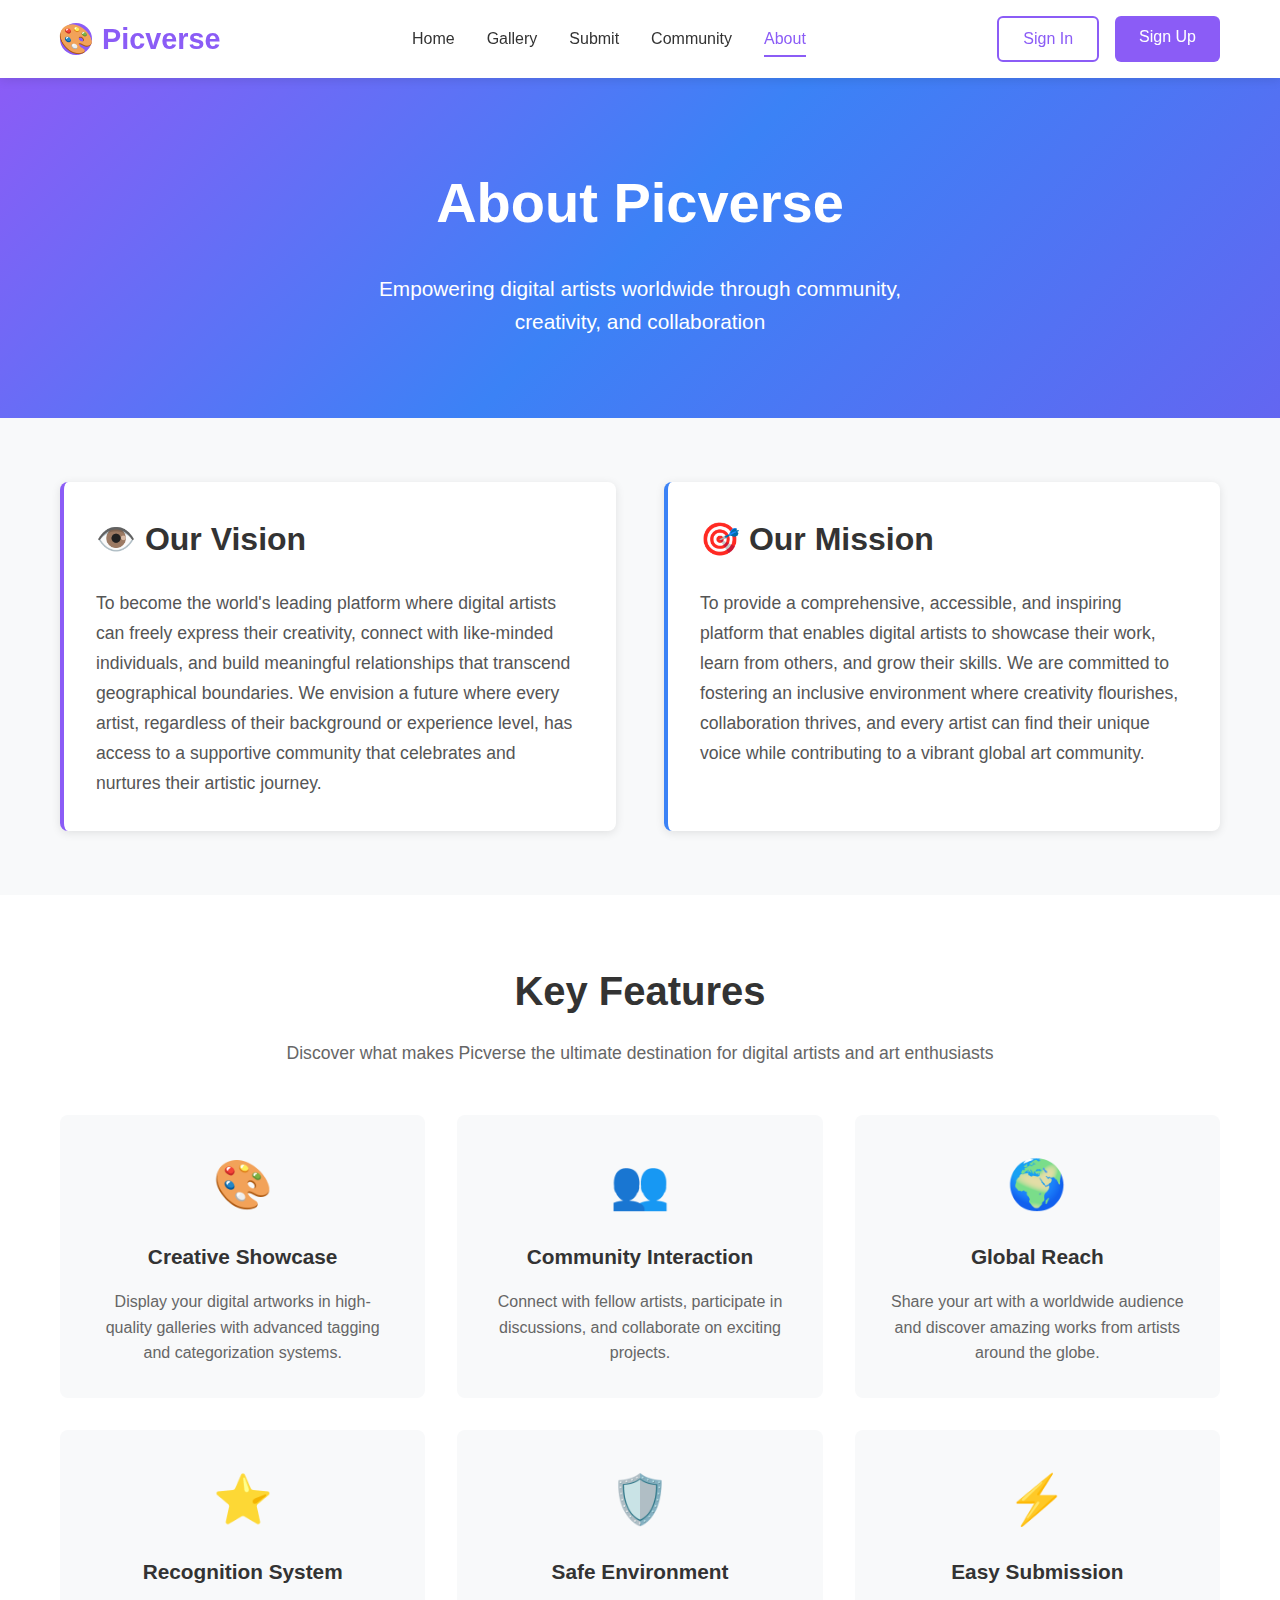
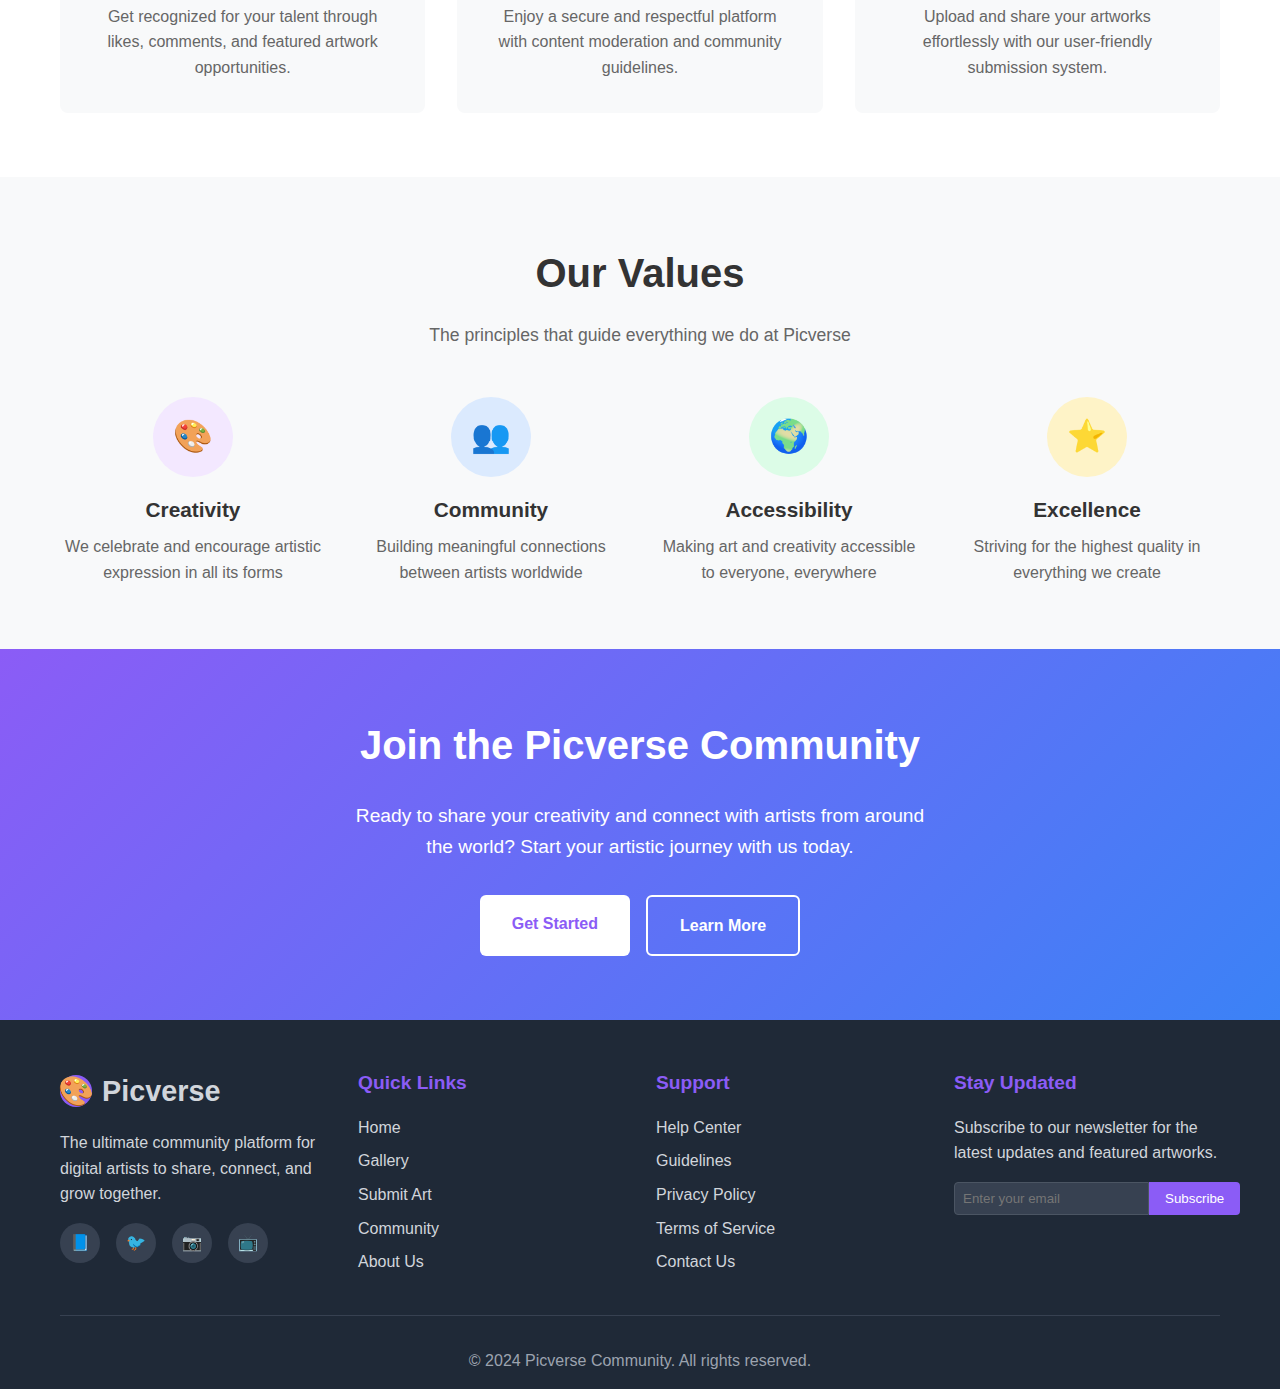
<file: Human_Computer_Interaction/Final Project/picverse/about.html>
<!DOCTYPE html>
<html lang="en">
<head>
    <meta charset="UTF-8">
    <meta name="viewport" content="width=device-width, initial-scale=1.0">
    <title>About Us - Picverse</title>
    <meta name="description" content="Learn about Picverse's vision, mission, and key features for the digital art community.">
    
    <!-- CSS Files -->
    <link rel="stylesheet" href="css/style.css">
    <link rel="stylesheet" href="css/responsive.css">
    
    <!-- Favicon -->
    <link rel="icon" type="image/x-icon" href="data:image/svg+xml,<svg xmlns='http://www.w3.org/2000/svg' viewBox='0 0 100 100'><text y='.9em' font-size='90'>🎨</text></svg>">
</head>
<body>
    <!-- Header -->
    <header>
        <div class="container">
            <div class="header-content">
                <a href="index.html" class="logo">
                    <div class="logo-icon">🎨</div>
                    Picverse
                </a>
                
                <nav>
                    <ul>
                        <li><a href="index.html">Home</a></li>
                        <li><a href="gallery.html">Gallery</a></li>
                        <li><a href="submission.html">Submit</a></li>
                        <li><a href="community.html">Community</a></li>
                        <li><a href="about.html" class="active">About</a></li>
                    </ul>
                </nav>
                
                <div class="auth-buttons">
                    <a href="#" class="btn btn-outline">Sign In</a>
                    <a href="#" class="btn btn-primary">Sign Up</a>
                </div>
                
                <button class="mobile-menu-btn">
                    <span>☰</span>
                </button>
            </div>
        </div>
    </header>

    <!-- Hero Section -->
    <section style="background: linear-gradient(135deg, #8b5cf6 0%, #3b82f6 50%, #6366f1 100%); color: white; padding: 5rem 0; text-align: center;">
        <div class="container">
            <h1 style="font-size: 3.5rem; font-weight: bold; margin-bottom: 1.5rem;">About Picverse</h1>
            <p style="font-size: 1.3rem; max-width: 600px; margin: 0 auto; line-height: 1.6;">
                Empowering digital artists worldwide through community, creativity, and collaboration
            </p>
        </div>
    </section>

    <!-- Vision and Mission -->
    <section class="section">
        <div class="container">
            <div style="display: grid; grid-template-columns: repeat(auto-fit, minmax(400px, 1fr)); gap: 3rem;">
                <!-- Vision -->
                <div style="background: white; padding: 2rem; border-radius: 8px; box-shadow: 0 2px 10px rgba(0,0,0,0.1); border-left: 4px solid #8b5cf6;">
                    <h2 style="display: flex; align-items: center; gap: 1rem; font-size: 2rem; margin-bottom: 1.5rem; color: #333;">
                        👁️ Our Vision
                    </h2>
                    <p style="color: #555; line-height: 1.7; font-size: 1.1rem;">
                        To become the world's leading platform where digital artists can freely express their creativity, 
                        connect with like-minded individuals, and build meaningful relationships that transcend geographical 
                        boundaries. We envision a future where every artist, regardless of their background or experience 
                        level, has access to a supportive community that celebrates and nurtures their artistic journey.
                    </p>
                </div>

                <!-- Mission -->
                <div style="background: white; padding: 2rem; border-radius: 8px; box-shadow: 0 2px 10px rgba(0,0,0,0.1); border-left: 4px solid #3b82f6;">
                    <h2 style="display: flex; align-items: center; gap: 1rem; font-size: 2rem; margin-bottom: 1.5rem; color: #333;">
                        🎯 Our Mission
                    </h2>
                    <p style="color: #555; line-height: 1.7; font-size: 1.1rem;">
                        To provide a comprehensive, accessible, and inspiring platform that enables digital artists to 
                        showcase their work, learn from others, and grow their skills. We are committed to fostering an 
                        inclusive environment where creativity flourishes, collaboration thrives, and every artist can find 
                        their unique voice while contributing to a vibrant global art community.
                    </p>
                </div>
            </div>
        </div>
    </section>

    <!-- Key Features -->
    <section class="section" style="background: white;">
        <div class="container">
            <div class="section-title">
                <h2>Key Features</h2>
                <p>Discover what makes Picverse the ultimate destination for digital artists and art enthusiasts</p>
            </div>

            <div style="display: grid; grid-template-columns: repeat(auto-fit, minmax(300px, 1fr)); gap: 2rem;">
                <!-- Feature 1 -->
                <div style="background: #f8f9fa; padding: 2rem; border-radius: 8px; text-align: center; transition: transform 0.3s ease; cursor: pointer;" 
                     onmouseover="this.style.transform='translateY(-5px)'" onmouseout="this.style.transform='translateY(0)'">
                    <div style="font-size: 3rem; margin-bottom: 1rem;">🎨</div>
                    <h3 style="font-size: 1.3rem; font-weight: bold; margin-bottom: 1rem; color: #333;">Creative Showcase</h3>
                    <p style="color: #666; line-height: 1.6;">
                        Display your digital artworks in high-quality galleries with advanced tagging and categorization systems.
                    </p>
                </div>

                <!-- Feature 2 -->
                <div style="background: #f8f9fa; padding: 2rem; border-radius: 8px; text-align: center; transition: transform 0.3s ease; cursor: pointer;" 
                     onmouseover="this.style.transform='translateY(-5px)'" onmouseout="this.style.transform='translateY(0)'">
                    <div style="font-size: 3rem; margin-bottom: 1rem;">👥</div>
                    <h3 style="font-size: 1.3rem; font-weight: bold; margin-bottom: 1rem; color: #333;">Community Interaction</h3>
                    <p style="color: #666; line-height: 1.6;">
                        Connect with fellow artists, participate in discussions, and collaborate on exciting projects.
                    </p>
                </div>

                <!-- Feature 3 -->
                <div style="background: #f8f9fa; padding: 2rem; border-radius: 8px; text-align: center; transition: transform 0.3s ease; cursor: pointer;" 
                     onmouseover="this.style.transform='translateY(-5px)'" onmouseout="this.style.transform='translateY(0)'">
                    <div style="font-size: 3rem; margin-bottom: 1rem;">🌍</div>
                    <h3 style="font-size: 1.3rem; font-weight: bold; margin-bottom: 1rem; color: #333;">Global Reach</h3>
                    <p style="color: #666; line-height: 1.6;">
                        Share your art with a worldwide audience and discover amazing works from artists around the globe.
                    </p>
                </div>

                <!-- Feature 4 -->
                <div style="background: #f8f9fa; padding: 2rem; border-radius: 8px; text-align: center; transition: transform 0.3s ease; cursor: pointer;" 
                     onmouseover="this.style.transform='translateY(-5px)'" onmouseout="this.style.transform='translateY(0)'">
                    <div style="font-size: 3rem; margin-bottom: 1rem;">⭐</div>
                    <h3 style="font-size: 1.3rem; font-weight: bold; margin-bottom: 1rem; color: #333;">Recognition System</h3>
                    <p style="color: #666; line-height: 1.6;">
                        Get recognized for your talent through likes, comments, and featured artwork opportunities.
                    </p>
                </div>

                <!-- Feature 5 -->
                <div style="background: #f8f9fa; padding: 2rem; border-radius: 8px; text-align: center; transition: transform 0.3s ease; cursor: pointer;" 
                     onmouseover="this.style.transform='translateY(-5px)'" onmouseout="this.style.transform='translateY(0)'">
                    <div style="font-size: 3rem; margin-bottom: 1rem;">🛡️</div>
                    <h3 style="font-size: 1.3rem; font-weight: bold; margin-bottom: 1rem; color: #333;">Safe Environment</h3>
                    <p style="color: #666; line-height: 1.6;">
                        Enjoy a secure and respectful platform with content moderation and community guidelines.
                    </p>
                </div>

                <!-- Feature 6 -->
                <div style="background: #f8f9fa; padding: 2rem; border-radius: 8px; text-align: center; transition: transform 0.3s ease; cursor: pointer;" 
                     onmouseover="this.style.transform='translateY(-5px)'" onmouseout="this.style.transform='translateY(0)'">
                    <div style="font-size: 3rem; margin-bottom: 1rem;">⚡</div>
                    <h3 style="font-size: 1.3rem; font-weight: bold; margin-bottom: 1rem; color: #333;">Easy Submission</h3>
                    <p style="color: #666; line-height: 1.6;">
                        Upload and share your artworks effortlessly with our user-friendly submission system.
                    </p>
                </div>
            </div>
        </div>
    </section>

    <!-- Platform Values -->
    <section class="section" style="background: #f8f9fa;">
        <div class="container">
            <div class="section-title">
                <h2>Our Values</h2>
                <p>The principles that guide everything we do at Picverse</p>
            </div>

            <div style="display: grid; grid-template-columns: repeat(auto-fit, minmax(250px, 1fr)); gap: 2rem;">
                <!-- Value 1 -->
                <div style="text-align: center;">
                    <div style="background: #f3e8ff; width: 80px; height: 80px; border-radius: 50%; display: flex; align-items: center; justify-content: center; margin: 0 auto 1rem; font-size: 2rem;">
                        🎨
                    </div>
                    <h3 style="font-size: 1.3rem; font-weight: bold; margin-bottom: 0.5rem; color: #333;">Creativity</h3>
                    <p style="color: #666;">We celebrate and encourage artistic expression in all its forms</p>
                </div>

                <!-- Value 2 -->
                <div style="text-align: center;">
                    <div style="background: #dbeafe; width: 80px; height: 80px; border-radius: 50%; display: flex; align-items: center; justify-content: center; margin: 0 auto 1rem; font-size: 2rem;">
                        👥
                    </div>
                    <h3 style="font-size: 1.3rem; font-weight: bold; margin-bottom: 0.5rem; color: #333;">Community</h3>
                    <p style="color: #666;">Building meaningful connections between artists worldwide</p>
                </div>

                <!-- Value 3 -->
                <div style="text-align: center;">
                    <div style="background: #dcfce7; width: 80px; height: 80px; border-radius: 50%; display: flex; align-items: center; justify-content: center; margin: 0 auto 1rem; font-size: 2rem;">
                        🌍
                    </div>
                    <h3 style="font-size: 1.3rem; font-weight: bold; margin-bottom: 0.5rem; color: #333;">Accessibility</h3>
                    <p style="color: #666;">Making art and creativity accessible to everyone, everywhere</p>
                </div>

                <!-- Value 4 -->
                <div style="text-align: center;">
                    <div style="background: #fef3c7; width: 80px; height: 80px; border-radius: 50%; display: flex; align-items: center; justify-content: center; margin: 0 auto 1rem; font-size: 2rem;">
                        ⭐
                    </div>
                    <h3 style="font-size: 1.3rem; font-weight: bold; margin-bottom: 0.5rem; color: #333;">Excellence</h3>
                    <p style="color: #666;">Striving for the highest quality in everything we create</p>
                </div>
            </div>
        </div>
    </section>

    <!-- Call to Action -->
    <section style="background: linear-gradient(135deg, #8b5cf6 0%, #3b82f6 100%); color: white; padding: 4rem 0; text-align: center;">
        <div class="container">
            <h2 style="font-size: 2.5rem; font-weight: bold; margin-bottom: 1.5rem;">Join the Picverse Community</h2>
            <p style="font-size: 1.2rem; margin-bottom: 2rem; max-width: 600px; margin-left: auto; margin-right: auto;">
                Ready to share your creativity and connect with artists from around the world? Start your artistic journey with us today.
            </p>
            <div style="display: flex; flex-wrap: wrap; gap: 1rem; justify-content: center;">
                <a href="submission.html" class="btn" style="background: white; color: #8b5cf6; padding: 1rem 2rem; font-weight: 600; text-decoration: none; border-radius: 6px; transition: all 0.3s ease;"
                   onmouseover="this.style.background='#f8f9fa'" onmouseout="this.style.background='white'">
                    Get Started
                </a>
                <a href="gallery.html" class="btn" style="border: 2px solid white; color: white; padding: 1rem 2rem; font-weight: 600; text-decoration: none; border-radius: 6px; transition: all 0.3s ease;"
                   onmouseover="this.style.background='white'; this.style.color='#8b5cf6'" onmouseout="this.style.background='transparent'; this.style.color='white'">
                    Learn More
                </a>
            </div>
        </div>
    </section>

    <!-- Footer -->
    <footer>
        <div class="container">
            <div class="footer-content">
                <div class="footer-section">
                    <a href="index.html" class="logo">
                        <div class="logo-icon">🎨</div>
                        Picverse
                    </a>
                    <p style="margin: 1rem 0; color: #d1d5db;">
                        The ultimate community platform for digital artists to share, connect, and grow together.
                    </p>
                    <div class="social-links">
                        <a href="#" title="Facebook">📘</a>
                        <a href="#" title="Twitter">🐦</a>
                        <a href="#" title="Instagram">📷</a>
                        <a href="#" title="YouTube">📺</a>
                    </div>
                </div>
                
                <div class="footer-section">
                    <h3>Quick Links</h3>
                    <ul>
                        <li><a href="index.html">Home</a></li>
                        <li><a href="gallery.html">Gallery</a></li>
                        <li><a href="submission.html">Submit Art</a></li>
                        <li><a href="community.html">Community</a></li>
                        <li><a href="about.html">About Us</a></li>
                    </ul>
                </div>
                
                <div class="footer-section">
                    <h3>Support</h3>
                    <ul>
                        <li><a href="#">Help Center</a></li>
                        <li><a href="#">Guidelines</a></li>
                        <li><a href="#">Privacy Policy</a></li>
                        <li><a href="#">Terms of Service</a></li>
                        <li><a href="#">Contact Us</a></li>
                    </ul>
                </div>
                
                <div class="footer-section">
                    <h3>Stay Updated</h3>
                    <p style="color: #d1d5db; margin-bottom: 1rem;">
                        Subscribe to our newsletter for the latest updates and featured artworks.
                    </p>
                    <div style="display: flex;">
                        <input type="email" placeholder="Enter your email" 
                               style="flex: 1; padding: 0.5rem; background: #374151; border: 1px solid #4b5563; border-radius: 4px 0 0 4px; color: white;">
                        <button style="padding: 0.5rem 1rem; background: #8b5cf6; color: white; border: none; border-radius: 0 4px 4px 0; cursor: pointer;">
                            Subscribe
                        </button>
                    </div>
                </div>
            </div>
            
            <div class="footer-bottom">
                <p>&copy; 2024 Picverse Community. All rights reserved.</p>
            </div>
        </div>
    </footer>

    <!-- JavaScript Files -->
    <script src="js/main.js"></script>
</body>
</html>
</file>
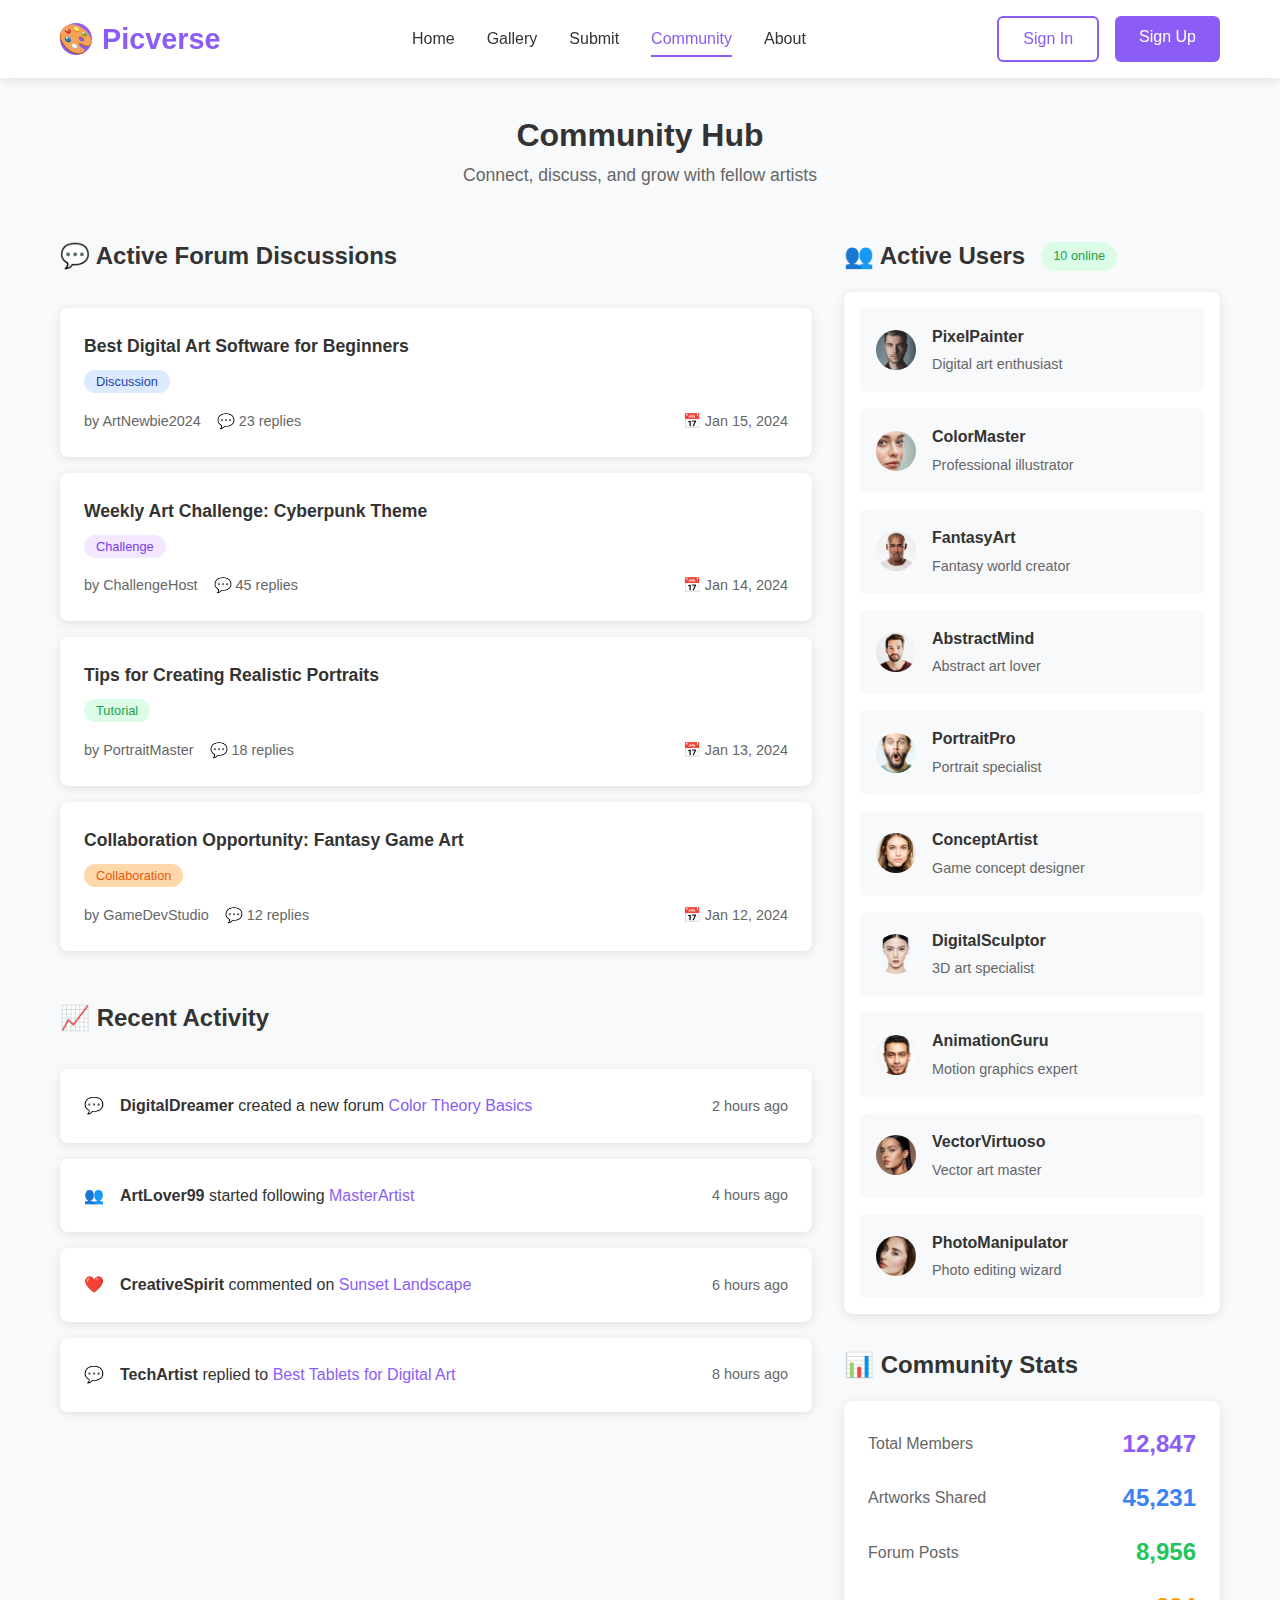
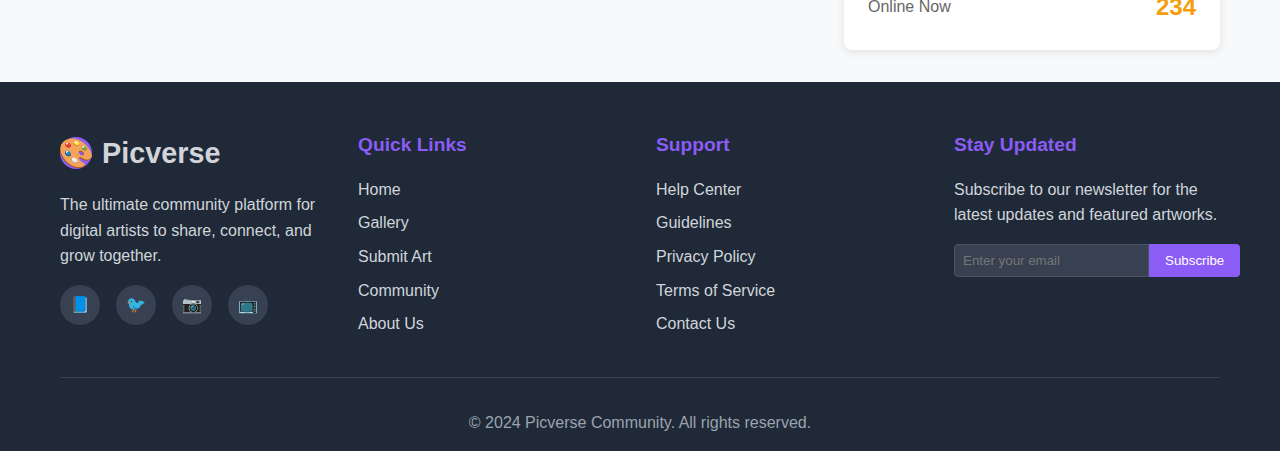
<file: Human_Computer_Interaction/Final Project/picverse/community.html>
<!DOCTYPE html>
<html lang="en">
<head>
    <meta charset="UTF-8">
    <meta name="viewport" content="width=device-width, initial-scale=1.0">
    <title>Community - Picverse</title>
    <meta name="description" content="Connect, discuss, and grow with fellow artists in the Picverse community.">
    
    <!-- CSS Files -->
    <link rel="stylesheet" href="css/style.css">
    <link rel="stylesheet" href="css/responsive.css">
    
    <!-- Favicon -->
    <link rel="icon" type="image/x-icon" href="data:image/svg+xml,<svg xmlns='http://www.w3.org/2000/svg' viewBox='0 0 100 100'><text y='.9em' font-size='90'>🎨</text></svg>">
</head>
<body>
    <!-- Header -->
    <header>
        <div class="container">
            <div class="header-content">
                <a href="index.html" class="logo">
                    <div class="logo-icon">🎨</div>
                    Picverse
                </a>
                
                <nav>
                    <ul>
                        <li><a href="index.html">Home</a></li>
                        <li><a href="gallery.html">Gallery</a></li>
                        <li><a href="submission.html">Submit</a></li>
                        <li><a href="community.html" class="active">Community</a></li>
                        <li><a href="about.html">About</a></li>
                    </ul>
                </nav>
                
                <div class="auth-buttons">
                    <a href="#" class="btn btn-outline">Sign In</a>
                    <a href="#" class="btn btn-primary">Sign Up</a>
                </div>
                
                <button class="mobile-menu-btn">
                    <span>☰</span>
                </button>
            </div>
        </div>
    </header>

    <!-- Community Content -->
    <main style="background: #f8f9fa; min-height: 100vh; padding: 2rem 0;">
        <div class="container">
            <div class="section-title">
                <h1>Community Hub</h1>
                <p>Connect, discuss, and grow with fellow artists</p>
            </div>

            <div class="community-grid">
                <!-- Left Column: Forum and Activities -->
                <div>
                    <!-- Active Forum Discussions -->
                    <section style="margin-bottom: 3rem;">
                        <h2 style="display: flex; align-items: center; gap: 0.5rem; margin-bottom: 2rem; color: #333;">
                            💬 Active Forum Discussions
                        </h2>
                        
                        <!-- Forum Discussion 1 -->
                        <div class="forum-card">
                            <div class="forum-header">
                                <div style="flex: 1;">
                                    <h3 class="forum-title">Best Digital Art Software for Beginners</h3>
                                    <span class="badge badge-discussion">Discussion</span>
                                </div>
                            </div>
                            <div class="forum-meta">
                                <div style="display: flex; align-items: center; gap: 1rem;">
                                    <span>by ArtNewbie2024</span>
                                    <span style="display: flex; align-items: center; gap: 0.25rem;">
                                        💬 23 replies
                                    </span>
                                </div>
                                <span style="display: flex; align-items: center; gap: 0.25rem;">
                                    📅 Jan 15, 2024
                                </span>
                            </div>
                        </div>

                        <!-- Forum Discussion 2 -->
                        <div class="forum-card">
                            <div class="forum-header">
                                <div style="flex: 1;">
                                    <h3 class="forum-title">Weekly Art Challenge: Cyberpunk Theme</h3>
                                    <span class="badge badge-challenge">Challenge</span>
                                </div>
                            </div>
                            <div class="forum-meta">
                                <div style="display: flex; align-items: center; gap: 1rem;">
                                    <span>by ChallengeHost</span>
                                    <span style="display: flex; align-items: center; gap: 0.25rem;">
                                        💬 45 replies
                                    </span>
                                </div>
                                <span style="display: flex; align-items: center; gap: 0.25rem;">
                                    📅 Jan 14, 2024
                                </span>
                            </div>
                        </div>

                        <!-- Forum Discussion 3 -->
                        <div class="forum-card">
                            <div class="forum-header">
                                <div style="flex: 1;">
                                    <h3 class="forum-title">Tips for Creating Realistic Portraits</h3>
                                    <span class="badge badge-tutorial">Tutorial</span>
                                </div>
                            </div>
                            <div class="forum-meta">
                                <div style="display: flex; align-items: center; gap: 1rem;">
                                    <span>by PortraitMaster</span>
                                    <span style="display: flex; align-items: center; gap: 0.25rem;">
                                        💬 18 replies
                                    </span>
                                </div>
                                <span style="display: flex; align-items: center; gap: 0.25rem;">
                                    📅 Jan 13, 2024
                                </span>
                            </div>
                        </div>

                        <!-- Forum Discussion 4 -->
                        <div class="forum-card">
                            <div class="forum-header">
                                <div style="flex: 1;">
                                    <h3 class="forum-title">Collaboration Opportunity: Fantasy Game Art</h3>
                                    <span class="badge badge-collaboration">Collaboration</span>
                                </div>
                            </div>
                            <div class="forum-meta">
                                <div style="display: flex; align-items: center; gap: 1rem;">
                                    <span>by GameDevStudio</span>
                                    <span style="display: flex; align-items: center; gap: 0.25rem;">
                                        💬 12 replies
                                    </span>
                                </div>
                                <span style="display: flex; align-items: center; gap: 0.25rem;">
                                    📅 Jan 12, 2024
                                </span>
                            </div>
                        </div>
                    </section>

                    <!-- Recent Activity -->
                    <section>
                        <h2 style="display: flex; align-items: center; gap: 0.5rem; margin-bottom: 2rem; color: #333;">
                            📈 Recent Activity
                        </h2>
                        
                        <!-- Activity 1 -->
                        <div class="activity-card">
                            <div style="display: flex; align-items: center; gap: 1rem;">
                                <span style="color: #3b82f6;">💬</span>
                                <div style="flex: 1;">
                                    <strong>DigitalDreamer</strong> created a new forum 
                                    <span style="color: #8b5cf6; font-weight: 500;">Color Theory Basics</span>
                                </div>
                                <span style="color: #666; font-size: 0.9rem;">2 hours ago</span>
                            </div>
                        </div>

                        <!-- Activity 2 -->
                        <div class="activity-card">
                            <div style="display: flex; align-items: center; gap: 1rem;">
                                <span style="color: #22c55e;">👥</span>
                                <div style="flex: 1;">
                                    <strong>ArtLover99</strong> started following 
                                    <span style="color: #8b5cf6; font-weight: 500;">MasterArtist</span>
                                </div>
                                <span style="color: #666; font-size: 0.9rem;">4 hours ago</span>
                            </div>
                        </div>

                        <!-- Activity 3 -->
                        <div class="activity-card">
                            <div style="display: flex; align-items: center; gap: 1rem;">
                                <span style="color: #ef4444;">❤️</span>
                                <div style="flex: 1;">
                                    <strong>CreativeSpirit</strong> commented on 
                                    <span style="color: #8b5cf6; font-weight: 500;">Sunset Landscape</span>
                                </div>
                                <span style="color: #666; font-size: 0.9rem;">6 hours ago</span>
                            </div>
                        </div>

                        <!-- Activity 4 -->
                        <div class="activity-card">
                            <div style="display: flex; align-items: center; gap: 1rem;">
                                <span style="color: #3b82f6;">💬</span>
                                <div style="flex: 1;">
                                    <strong>TechArtist</strong> replied to 
                                    <span style="color: #8b5cf6; font-weight: 500;">Best Tablets for Digital Art</span>
                                </div>
                                <span style="color: #666; font-size: 0.9rem;">8 hours ago</span>
                            </div>
                        </div>
                    </section>
                </div>

                <!-- Right Column: Active Users and Stats -->
                <div>
                    <!-- Active Users -->
                    <section style="margin-bottom: 2rem;">
                        <h2 style="display: flex; align-items: center; gap: 0.5rem; margin-bottom: 1rem; color: #333;">
                            👥 Active Users
                            <span class="badge" style="background: #dcfce7; color: #16a34a; margin-left: 0.5rem;">10 online</span>
                        </h2>
                        
                        <div style="background: white; border-radius: 8px; padding: 1rem; box-shadow: 0 2px 10px rgba(0,0,0,0.1);">
                            <div class="user-list">
                                <!-- User 1 -->
                                <div class="user-item">
                                    <img src="assets/c1.jpg" 
                                         alt="PixelPainter" class="user-avatar">
                                    <div class="user-info">
                                        <h4>PixelPainter</h4>
                                        <p>Digital art enthusiast</p>
                                    </div>
                                </div>

                                <!-- User 2 -->
                                <div class="user-item">
                                    <img src="assets/c2.jpg" 
                                         alt="ColorMaster" class="user-avatar">
                                    <div class="user-info">
                                        <h4>ColorMaster</h4>
                                        <p>Professional illustrator</p>
                                    </div>
                                </div>

                                <!-- User 3 -->
                                <div class="user-item">
                                    <img src="assets/c3.jpg" 
                                         alt="FantasyArt" class="user-avatar">
                                    <div class="user-info">
                                        <h4>FantasyArt</h4>
                                        <p>Fantasy world creator</p>
                                    </div>
                                </div>

                                <!-- User 4 -->
                                <div class="user-item">
                                    <img src="assets/c4.jpg" 
                                         alt="AbstractMind" class="user-avatar">
                                    <div class="user-info">
                                        <h4>AbstractMind</h4>
                                        <p>Abstract art lover</p>
                                    </div>
                                </div>

                                <!-- User 5 -->
                                <div class="user-item">
                                    <img src="assets/c5.jpg" 
                                         alt="PortraitPro" class="user-avatar">
                                    <div class="user-info">
                                        <h4>PortraitPro</h4>
                                        <p>Portrait specialist</p>
                                    </div>
                                </div>

                                <!-- User 6 -->
                                <div class="user-item">
                                    <img src="assets/c6.jpg" 
                                         alt="ConceptArtist" class="user-avatar">
                                    <div class="user-info">
                                        <h4>ConceptArtist</h4>
                                        <p>Game concept designer</p>
                                    </div>
                                </div>

                                <!-- User 7 -->
                                <div class="user-item">
                                    <img src="assets/c7.jpg" 
                                         alt="DigitalSculptor" class="user-avatar">
                                    <div class="user-info">
                                        <h4>DigitalSculptor</h4>
                                        <p>3D art specialist</p>
                                    </div>
                                </div>

                                <!-- User 8 -->
                                <div class="user-item">
                                    <img src="assets/c8.jpg" 
                                         alt="AnimationGuru" class="user-avatar">
                                    <div class="user-info">
                                        <h4>AnimationGuru</h4>
                                        <p>Motion graphics expert</p>
                                    </div>
                                </div>

                                <!-- User 9 -->
                                <div class="user-item">
                                    <img src="assets/c9.jpg" 
                                         alt="VectorVirtuoso" class="user-avatar">
                                    <div class="user-info">
                                        <h4>VectorVirtuoso</h4>
                                        <p>Vector art master</p>
                                    </div>
                                </div>

                                <!-- User 10 -->
                                <div class="user-item">
                                    <img src="assets/c10.jpg" 
                                         alt="PhotoManipulator" class="user-avatar">
                                    <div class="user-info">
                                        <h4>PhotoManipulator</h4>
                                        <p>Photo editing wizard</p>
                                    </div>
                                </div>
                            </div>
                        </div>
                    </section>

                    <!-- Community Stats -->
                    <section>
                        <h2 style="margin-bottom: 1rem; color: #333;">📊 Community Stats</h2>
                        <div style="background: white; border-radius: 8px; padding: 1.5rem; box-shadow: 0 2px 10px rgba(0,0,0,0.1);">
                            <div style="display: flex; justify-content: space-between; align-items: center; margin-bottom: 1rem;">
                                <span style="color: #666;">Total Members</span>
                                <span style="font-size: 1.5rem; font-weight: bold; color: #8b5cf6;">12,847</span>
                            </div>
                            <div style="display: flex; justify-content: space-between; align-items: center; margin-bottom: 1rem;">
                                <span style="color: #666;">Artworks Shared</span>
                                <span style="font-size: 1.5rem; font-weight: bold; color: #3b82f6;">45,231</span>
                            </div>
                            <div style="display: flex; justify-content: space-between; align-items: center; margin-bottom: 1rem;">
                                <span style="color: #666;">Forum Posts</span>
                                <span style="font-size: 1.5rem; font-weight: bold; color: #22c55e;">8,956</span>
                            </div>
                            <div style="display: flex; justify-content: space-between; align-items: center;">
                                <span style="color: #666;">Online Now</span>
                                <span style="font-size: 1.5rem; font-weight: bold; color: #f59e0b;">234</span>
                            </div>
                        </div>
                    </section>
                </div>
            </div>
        </div>
    </main>

    <!-- Footer -->
    <footer>
        <div class="container">
            <div class="footer-content">
                <div class="footer-section">
                    <a href="index.html" class="logo">
                        <div class="logo-icon">🎨</div>
                        Picverse
                    </a>
                    <p style="margin: 1rem 0; color: #d1d5db;">
                        The ultimate community platform for digital artists to share, connect, and grow together.
                    </p>
                    <div class="social-links">
                        <a href="#" title="Facebook">📘</a>
                        <a href="#" title="Twitter">🐦</a>
                        <a href="#" title="Instagram">📷</a>
                        <a href="#" title="YouTube">📺</a>
                    </div>
                </div>
                
                <div class="footer-section">
                    <h3>Quick Links</h3>
                    <ul>
                        <li><a href="index.html">Home</a></li>
                        <li><a href="gallery.html">Gallery</a></li>
                        <li><a href="submission.html">Submit Art</a></li>
                        <li><a href="community.html">Community</a></li>
                        <li><a href="about.html">About Us</a></li>
                    </ul>
                </div>
                
                <div class="footer-section">
                    <h3>Support</h3>
                    <ul>
                        <li><a href="#">Help Center</a></li>
                        <li><a href="#">Guidelines</a></li>
                        <li><a href="#">Privacy Policy</a></li>
                        <li><a href="#">Terms of Service</a></li>
                        <li><a href="#">Contact Us</a></li>
                    </ul>
                </div>
                
                <div class="footer-section">
                    <h3>Stay Updated</h3>
                    <p style="color: #d1d5db; margin-bottom: 1rem;">
                        Subscribe to our newsletter for the latest updates and featured artworks.
                    </p>
                    <div style="display: flex;">
                        <input type="email" placeholder="Enter your email" 
                               style="flex: 1; padding: 0.5rem; background: #374151; border: 1px solid #4b5563; border-radius: 4px 0 0 4px; color: white;">
                        <button style="padding: 0.5rem 1rem; background: #8b5cf6; color: white; border: none; border-radius: 0 4px 4px 0; cursor: pointer;">
                            Subscribe
                        </button>
                    </div>
                </div>
            </div>
            
            <div class="footer-bottom">
                <p>&copy; 2024 Picverse Community. All rights reserved.</p>
            </div>
        </div>
    </footer>

    <!-- JavaScript Files -->
    <script src="js/main.js"></script>
</body>
</html>
</file>
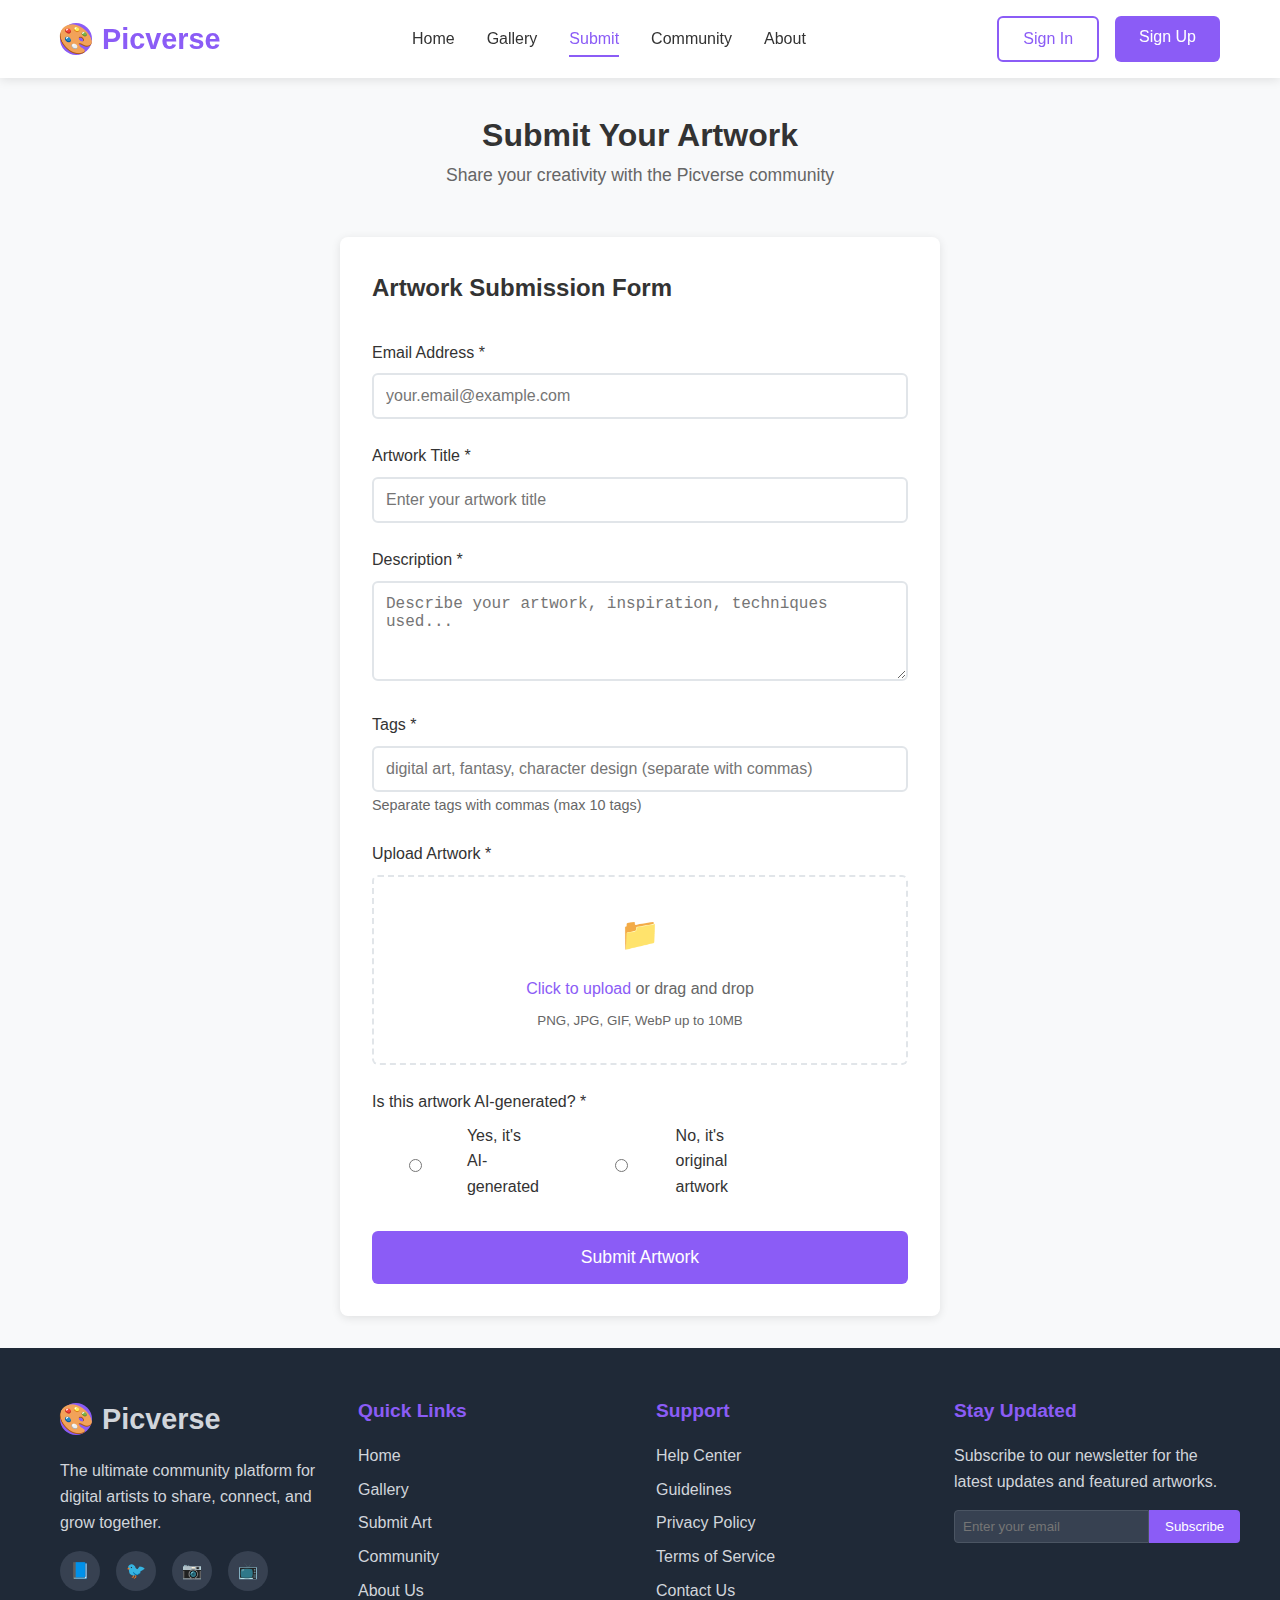
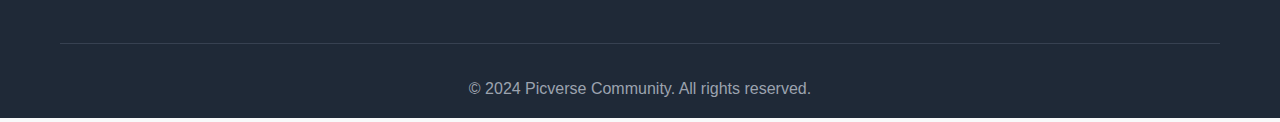
<file: Human_Computer_Interaction/Final Project/picverse/submission.html>
<!DOCTYPE html>
<html lang="en">
<head>
    <meta charset="UTF-8">
    <meta name="viewport" content="width=device-width, initial-scale=1.0">
    <title>Submit Artwork - Picverse</title>
    <meta name="description" content="Share your creativity with the Picverse community by submitting your digital artwork.">
    
    <!-- CSS Files -->
    <link rel="stylesheet" href="css/style.css">
    <link rel="stylesheet" href="css/responsive.css">
    
    <!-- Favicon -->
    <link rel="icon" type="image/x-icon" href="data:image/svg+xml,<svg xmlns='http://www.w3.org/2000/svg' viewBox='0 0 100 100'><text y='.9em' font-size='90'>🎨</text></svg>">
</head>
<body>
    <!-- Header -->
    <header>
        <div class="container">
            <div class="header-content">
                <a href="index.html" class="logo">
                    <div class="logo-icon">🎨</div>
                    Picverse
                </a>
                
                <nav>
                    <ul>
                        <li><a href="index.html">Home</a></li>
                        <li><a href="gallery.html">Gallery</a></li>
                        <li><a href="submission.html" class="active">Submit</a></li>
                        <li><a href="community.html">Community</a></li>
                        <li><a href="about.html">About</a></li>
                    </ul>
                </nav>
                
                <div class="auth-buttons">
                    <a href="#" class="btn btn-outline">Sign In</a>
                    <a href="#" class="btn btn-primary">Sign Up</a>
                </div>
                
                <button class="mobile-menu-btn">
                    <span>☰</span>
                </button>
            </div>
        </div>
    </header>

    <!-- Submission Content -->
    <main style="background: #f8f9fa; min-height: 100vh; padding: 2rem 0;">
        <div class="container">
            <div class="section-title">
                <h1>Submit Your Artwork</h1>
                <p>Share your creativity with the Picverse community</p>
            </div>

            <div class="form-container">
                <h2 style="margin-bottom: 2rem; color: #333;">Artwork Submission Form</h2>
                
                <form id="submissionForm">
                    <!-- Email Input -->
                    <div class="form-group">
                        <label for="email">Email Address *</label>
                        <input type="email" id="email" name="email" placeholder="your.email@example.com" required>
                    </div>

                    <!-- Title Input -->
                    <div class="form-group">
                        <label for="title">Artwork Title *</label>
                        <input type="text" id="title" name="title" placeholder="Enter your artwork title" required>
                    </div>

                    <!-- Description Textarea -->
                    <div class="form-group">
                        <label for="description">Description *</label>
                        <textarea id="description" name="description" rows="4" 
                                  placeholder="Describe your artwork, inspiration, techniques used..." required></textarea>
                    </div>

                    <!-- Tags Input -->
                    <div class="form-group">
                        <label for="tags">Tags *</label>
                        <input type="text" id="tags" name="tags" 
                               placeholder="digital art, fantasy, character design (separate with commas)" required>
                        <small style="color: #666; font-size: 0.9rem;">Separate tags with commas (max 10 tags)</small>
                    </div>

                    <!-- File Upload -->
                    <div class="form-group">
                        <label for="file">Upload Artwork *</label>
                        <div class="file-upload">
                            <input type="file" id="file" name="file" accept="image/*" required>
                            <div style="font-size: 2rem; margin-bottom: 1rem;">📁</div>
                            <div>
                                <span style="color: #8b5cf6; font-weight: 500;">Click to upload</span>
                                <span style="color: #666;"> or drag and drop</span>
                            </div>
                            <small style="color: #666; margin-top: 0.5rem; display: block;">
                                PNG, JPG, GIF, WebP up to 10MB
                            </small>
                        </div>
                    </div>

                    <!-- AI Generated Radio Group -->
                    <div class="form-group">
                        <label>Is this artwork AI-generated? *</label>
                        <div class="radio-group">
                            <div class="radio-option">
                                <input type="radio" id="ai-yes" name="aiGenerated" value="yes" required>
                                <label for="ai-yes">Yes, it's AI-generated</label>
                            </div>
                            <div class="radio-option">
                                <input type="radio" id="ai-no" name="aiGenerated" value="no" required>
                                <label for="ai-no">No, it's original artwork</label>
                            </div>
                        </div>
                    </div>

                    <button type="submit" class="btn btn-primary" style="width: 100%; padding: 1rem; font-size: 1.1rem;">
                        Submit Artwork
                    </button>
                </form>
            </div>
        </div>
    </main>

    <!-- Footer -->
    <footer>
        <div class="container">
            <div class="footer-content">
                <div class="footer-section">
                    <a href="index.html" class="logo">
                        <div class="logo-icon">🎨</div>
                        Picverse
                    </a>
                    <p style="margin: 1rem 0; color: #d1d5db;">
                        The ultimate community platform for digital artists to share, connect, and grow together.
                    </p>
                    <div class="social-links">
                        <a href="#" title="Facebook">📘</a>
                        <a href="#" title="Twitter">🐦</a>
                        <a href="#" title="Instagram">📷</a>
                        <a href="#" title="YouTube">📺</a>
                    </div>
                </div>
                
                <div class="footer-section">
                    <h3>Quick Links</h3>
                    <ul>
                        <li><a href="index.html">Home</a></li>
                        <li><a href="gallery.html">Gallery</a></li>
                        <li><a href="submission.html">Submit Art</a></li>
                        <li><a href="community.html">Community</a></li>
                        <li><a href="about.html">About Us</a></li>
                    </ul>
                </div>
                
                <div class="footer-section">
                    <h3>Support</h3>
                    <ul>
                        <li><a href="#">Help Center</a></li>
                        <li><a href="#">Guidelines</a></li>
                        <li><a href="#">Privacy Policy</a></li>
                        <li><a href="#">Terms of Service</a></li>
                        <li><a href="#">Contact Us</a></li>
                    </ul>
                </div>
                
                <div class="footer-section">
                    <h3>Stay Updated</h3>
                    <p style="color: #d1d5db; margin-bottom: 1rem;">
                        Subscribe to our newsletter for the latest updates and featured artworks.
                    </p>
                    <div style="display: flex;">
                        <input type="email" placeholder="Enter your email" 
                               style="flex: 1; padding: 0.5rem; background: #374151; border: 1px solid #4b5563; border-radius: 4px 0 0 4px; color: white;">
                        <button style="padding: 0.5rem 1rem; background: #8b5cf6; color: white; border: none; border-radius: 0 4px 4px 0; cursor: pointer;">
                            Subscribe
                        </button>
                    </div>
                </div>
            </div>
            
            <div class="footer-bottom">
                <p>&copy; 2024 Picverse Community. All rights reserved.</p>
            </div>
        </div>
    </footer>

    <!-- JavaScript Files -->
    <script src="js/main.js"></script>
    <script src="js/form-validation.js"></script>
</body>
</html>
</file>
<file: Human_Computer_Interaction/Final Project/picverse/css/responsive.css>
/* Responsive Design for screens below 768px */
@media screen and (max-width: 768px) {
  
  /* Container adjustments */
  .container {
    padding: 0 15px;
  }

  /* Header responsive */
  .header-content {
    flex-wrap: wrap;
    position: relative;
  }

  nav {
    display: none;
    position: absolute;
    top: 100%;
    left: 0;
    width: 100%;
    background: white;
    box-shadow: 0 2px 10px rgba(0,0,0,0.1);
    padding: 1rem 0;
  }

  nav.active {
    display: block;
  }

  nav ul {
    flex-direction: column;
    gap: 0;
  }

  nav ul li {
    padding: 0.5rem 1rem;
  }

  .auth-buttons {
    display: none;
    width: 100%;
    justify-content: center;
    padding-top: 1rem;
    border-top: 1px solid #e1e5e9;
    margin-top: 1rem;
  }

  .auth-buttons.active {
    display: flex;
  }

  .mobile-menu-btn {
    display: block;
  }

  /* Hero responsive */
  .hero-content h1 {
    font-size: 2.5rem;
  }

  .hero-content h2 {
    font-size: 1.5rem;
  }

  .hero-content p {
    font-size: 1rem;
  }

  .hero-nav {
    padding: 0.5rem;
    font-size: 1.2rem;
  }

  .hero-prev {
    left: 10px;
  }

  .hero-next {
    right: 10px;
  }

  /* Section titles */
  .section-title h2 {
    font-size: 2rem;
  }

  /* Grid adjustments */
  .tags-grid {
    grid-template-columns: repeat(2, 1fr);
    gap: 0.75rem;
  }

  .artworks-grid {
    grid-template-columns: 1fr;
    gap: 1rem;
  }

  /* Community grid */
  .community-grid {
    grid-template-columns: 1fr;
    gap: 1rem;
  }

  /* Modal responsive */
  .modal {
    padding: 1rem;
  }

  .modal-content {
    max-height: 95vh;
  }

  .modal-info {
    padding: 1rem;
  }

  .modal-info h2 {
    font-size: 1.5rem;
  }

  .modal-stats {
    flex-direction: column;
    gap: 0.5rem;
  }

  /* Form responsive */
  .form-container {
    padding: 1rem;
    margin: 0 15px;
  }

  .radio-group {
    flex-direction: column;
    gap: 1rem;
  }

  /* Footer responsive */
  .footer-content {
    grid-template-columns: 1fr;
    gap: 1.5rem;
  }

  .social-links {
    justify-content: center;
  }

  /* Button adjustments */
  .btn {
    padding: 0.75rem 1rem;
    font-size: 0.9rem;
  }

  .hero-btn {
    padding: 0.75rem 1.5rem;
    font-size: 1rem;
  }

  /* Card adjustments */
  .tag-card {
    padding: 1rem;
  }

  .artwork-info {
    padding: 1rem;
  }

  .forum-card,
  .activity-card,
  .user-card {
    padding: 1rem;
  }

  /* Typography adjustments */
  .gallery-section h2 {
    font-size: 1.5rem;
  }

  .forum-title {
    font-size: 1rem;
  }

  /* User list adjustments */
  .user-item {
    padding: 0.75rem;
  }

  .user-avatar {
    width: 35px;
    height: 35px;
  }

  /* File upload adjustments */
  .file-upload {
    padding: 1.5rem;
  }

  /* Spacing adjustments */
  .section {
    padding: 2rem 0;
  }

  .section-title {
    margin-bottom: 2rem;
  }

  .gallery-section {
    margin-bottom: 2rem;
  }

  /* Hide elements on mobile if needed */
  .desktop-only {
    display: none;
  }
}

/* Additional responsive breakpoints */
@media screen and (max-width: 480px) {
  
  .hero-content h1 {
    font-size: 2rem;
  }

  .hero-content h2 {
    font-size: 1.2rem;
  }

  .tags-grid {
    grid-template-columns: 1fr;
  }

  .modal-info h2 {
    font-size: 1.3rem;
  }

  .section-title h2 {
    font-size: 1.8rem;
  }

  .btn {
    width: 100%;
    margin-bottom: 0.5rem;
  }

  .auth-buttons {
    flex-direction: column;
  }
}

/* Tablet adjustments */
@media screen and (min-width: 769px) and (max-width: 1024px) {
  
  .artworks-grid {
    grid-template-columns: repeat(2, 1fr);
  }

  .tags-grid {
    grid-template-columns: repeat(3, 1fr);
  }

  .community-grid {
    grid-template-columns: 1fr;
  }
}
</file>
<file: Human_Computer_Interaction/Final Project/picverse/css/style.css>
/* Reset and Base Styles */
* {
  margin: 0;
  padding: 0;
  box-sizing: border-box;
}

body {
  font-family: 'Arial', sans-serif;
  line-height: 1.6;
  color: #333;
  background-color: #f8f9fa;
}

/* Container */
.container {
  max-width: 1200px;
  margin: 0 auto;
  padding: 0 20px;
}

/* Header Styles */
header {
  background: #fff;
  box-shadow: 0 2px 10px rgba(0,0,0,0.1);
  position: sticky;
  top: 0;
  z-index: 1000;
}

.header-content {
  display: flex;
  justify-content: space-between;
  align-items: center;
  padding: 1rem 0;
}

.logo {
  display: flex;
  align-items: center;
  gap: 10px;
  font-size: 1.8rem;
  font-weight: bold;
  color: #8b5cf6;
  text-decoration: none;
}

.logo-icon {
  width: 32px;
  height: 32px;
  background: #8b5cf6;
  border-radius: 50%;
  display: flex;
  align-items: center;
  justify-content: center;
  color: white;
}

/* Navigation */
nav ul {
  display: flex;
  list-style: none;
  gap: 2rem;
}

nav a {
  text-decoration: none;
  color: #333;
  font-weight: 500;
  padding: 0.5rem 0;
  border-bottom: 2px solid transparent;
  transition: all 0.3s ease;
}

nav a:hover,
nav a.active {
  color: #8b5cf6;
  border-bottom-color: #8b5cf6;
}

/* Auth Buttons */
.auth-buttons {
  display: flex;
  gap: 1rem;
}

.btn {
  padding: 0.5rem 1.5rem;
  border: none;
  border-radius: 6px;
  font-weight: 500;
  text-decoration: none;
  display: inline-block;
  text-align: center;
  cursor: pointer;
  transition: all 0.3s ease;
}

.btn-outline {
  background: transparent;
  color: #8b5cf6;
  border: 2px solid #8b5cf6;
}

.btn-outline:hover {
  background: #8b5cf6;
  color: white;
}

.btn-primary {
  background: #8b5cf6;
  color: white;
}

.btn-primary:hover {
  background: #7c3aed;
  transform: translateY(-2px);
}

/* Mobile Menu */
.mobile-menu-btn {
  display: none;
  background: none;
  border: none;
  font-size: 1.5rem;
  cursor: pointer;
  color: #333;
}

/* Hero Section */
.hero {
  position: relative;
  height: 100vh;
  overflow: hidden;
  display: flex;
  align-items: center;
  justify-content: center;
}

.hero-slide {
  position: absolute;
  top: 0;
  left: 0;
  width: 100%;
  height: 100%;
  opacity: 0;
  transition: opacity 1s ease-in-out;
}

.hero-slide.active {
  opacity: 1;
}

.hero-slide img {
  width: 100%;
  height: 100%;
  object-fit: cover;
}

.hero-overlay {
  position: absolute;
  top: 0;
  left: 0;
  width: 100%;
  height: 100%;
  background: rgba(0,0,0,0.5);
}

.hero-content {
  position: relative;
  z-index: 10;
  text-align: center;
  color: white;
  max-width: 800px;
  padding: 0 20px;
}

.hero-content h1 {
  font-size: 4rem;
  font-weight: bold;
  margin-bottom: 1rem;
  animation: fadeInUp 1s ease-out;
}

.hero-content h2 {
  font-size: 2rem;
  margin-bottom: 1rem;
  animation: fadeInUp 1s ease-out 0.2s both;
}

.hero-content p {
  font-size: 1.2rem;
  margin-bottom: 2rem;
  opacity: 0.9;
  animation: fadeInUp 1s ease-out 0.4s both;
}

.hero-btn {
  font-size: 1.1rem;
  padding: 1rem 2rem;
  animation: fadeInUp 1s ease-out 0.6s both;
}

/* Hero Navigation */
.hero-nav {
  position: absolute;
  top: 50%;
  transform: translateY(-50%);
  background: rgba(0,0,0,0.5);
  color: white;
  border: none;
  padding: 1rem;
  border-radius: 50%;
  cursor: pointer;
  font-size: 1.5rem;
  transition: all 0.3s ease;
  z-index: 20;
}

.hero-nav:hover {
  background: rgba(0,0,0,0.8);
}

.hero-prev {
  left: 20px;
}

.hero-next {
  right: 20px;
}

.hero-indicators {
  position: absolute;
  bottom: 30px;
  left: 50%;
  transform: translateX(-50%);
  display: flex;
  gap: 10px;
  z-index: 20;
}

.hero-indicator {
  width: 12px;
  height: 12px;
  border-radius: 50%;
  background: rgba(255,255,255,0.5);
  border: none;
  cursor: pointer;
  transition: all 0.3s ease;
}

.hero-indicator.active {
  background: white;
}

/* Section Styles */
.section {
  padding: 4rem 0;
}

.section-title {
  text-align: center;
  margin-bottom: 3rem;
}

.section-title h2 {
  font-size: 2.5rem;
  font-weight: bold;
  color: #333;
  margin-bottom: 1rem;
}

.section-title p {
  font-size: 1.1rem;
  color: #666;
}

/* Trending Tags */
.trending-tags {
  background: #f8f9fa;
}

.tags-grid {
  display: grid;
  grid-template-columns: repeat(auto-fit, minmax(200px, 1fr));
  gap: 1rem;
}

.tag-card {
  background: white;
  padding: 1.5rem;
  border-radius: 8px;
  text-align: center;
  box-shadow: 0 2px 10px rgba(0,0,0,0.1);
  border-left: 4px solid #8b5cf6;
  transition: all 0.3s ease;
  cursor: pointer;
}

.tag-card:hover {
  transform: translateY(-5px);
  box-shadow: 0 5px 20px rgba(0,0,0,0.15);
}

/* Featured Artworks */
.artworks-grid {
  display: grid;
  grid-template-columns: repeat(auto-fit, minmax(250px, 1fr));
  gap: 2rem;
}

.artwork-card {
  background: white;
  border-radius: 8px;
  overflow: hidden;
  box-shadow: 0 2px 10px rgba(0,0,0,0.1);
  transition: all 0.3s ease;
  cursor: pointer;
}

.artwork-card:hover {
  transform: translateY(-10px);
  box-shadow: 0 10px 30px rgba(0,0,0,0.2);
}

.artwork-image {
  position: relative;
  overflow: hidden;
}

.artwork-image img {
  width: 100%;
  height: 200px;
  object-fit: cover;
  transition: transform 0.3s ease;
}

.artwork-card:hover .artwork-image img {
  transform: scale(1.1);
}

.artwork-overlay {
  position: absolute;
  top: 0;
  left: 0;
  width: 100%;
  height: 100%;
  background: rgba(0,0,0,0);
  transition: all 0.3s ease;
}

.artwork-card:hover .artwork-overlay {
  background: rgba(0,0,0,0.3);
}

.artwork-info {
  padding: 1.5rem;
}

.artwork-info h3 {
  font-size: 1.1rem;
  font-weight: 600;
  margin-bottom: 0.5rem;
  color: #333;
}

.artwork-info .artist {
  color: #666;
  font-size: 0.9rem;
  margin-bottom: 0.5rem;
}

.artwork-likes {
  display: flex;
  align-items: center;
  gap: 0.5rem;
  color: #e74c3c;
  font-size: 0.9rem;
}

/* Gallery Styles */
.gallery-section {
  margin-bottom: 3rem;
}

.gallery-section h2 {
  font-size: 2rem;
  font-weight: bold;
  color: #333;
  margin-bottom: 2rem;
  padding-left: 1rem;
  border-left: 4px solid #8b5cf6;
}

/* Modal Styles */
.modal {
  display: none;
  position: fixed;
  top: 0;
  left: 0;
  width: 100%;
  height: 100%;
  background: rgba(0,0,0,0.8);
  z-index: 2000;
  padding: 2rem;
}

.modal.active {
  display: flex;
  align-items: center;
  justify-content: center;
}

.modal-content {
  background: white;
  border-radius: 8px;
  max-width: 800px;
  width: 100%;
  max-height: 90vh;
  overflow-y: auto;
  position: relative;
}

.modal-close {
  position: absolute;
  top: 1rem;
  right: 1rem;
  background: rgba(0,0,0,0.5);
  color: white;
  border: none;
  padding: 0.5rem;
  border-radius: 50%;
  cursor: pointer;
  font-size: 1.2rem;
  z-index: 10;
}

.modal-image {
  width: 100%;
  height: 300px;
  object-fit: cover;
  border-radius: 8px 8px 0 0;
}

.modal-info {
  padding: 2rem;
}

.modal-info h2 {
  font-size: 2rem;
  margin-bottom: 0.5rem;
}

.modal-info .artist {
  color: #666;
  font-size: 1.1rem;
  margin-bottom: 1rem;
}

.modal-info .description {
  color: #333;
  line-height: 1.6;
  margin-bottom: 1.5rem;
}

.modal-stats {
  display: flex;
  gap: 2rem;
  margin-bottom: 1.5rem;
  color: #666;
}

.modal-stats span {
  display: flex;
  align-items: center;
  gap: 0.5rem;
}

/* Form Styles */
.form-container {
  max-width: 600px;
  margin: 0 auto;
  background: white;
  padding: 2rem;
  border-radius: 8px;
  box-shadow: 0 2px 10px rgba(0,0,0,0.1);
}

.form-group {
  margin-bottom: 1.5rem;
}

.form-group label {
  display: block;
  margin-bottom: 0.5rem;
  font-weight: 500;
  color: #333;
}

.form-group input,
.form-group textarea,
.form-group select {
  width: 100%;
  padding: 0.75rem;
  border: 2px solid #e1e5e9;
  border-radius: 6px;
  font-size: 1rem;
  transition: border-color 0.3s ease;
}

.form-group input:focus,
.form-group textarea:focus,
.form-group select:focus {
  outline: none;
  border-color: #8b5cf6;
}

.form-group.error input,
.form-group.error textarea,
.form-group.error select {
  border-color: #e74c3c;
}

.error-message {
  color: #e74c3c;
  font-size: 0.9rem;
  margin-top: 0.5rem;
  display: flex;
  align-items: center;
  gap: 0.5rem;
}

.file-upload {
  border: 2px dashed #e1e5e9;
  border-radius: 6px;
  padding: 2rem;
  text-align: center;
  cursor: pointer;
  transition: all 0.3s ease;
}

.file-upload:hover {
  border-color: #8b5cf6;
  background: #f8f9ff;
}

.file-upload input {
  display: none;
}

.radio-group {
  display: flex;
  gap: 2rem;
}

.radio-option {
  display: flex;
  align-items: center;
  gap: 0.5rem;
}

/* Community Styles */
.community-grid {
  display: grid;
  grid-template-columns: 2fr 1fr;
  gap: 2rem;
}

.forum-card,
.activity-card,
.user-card {
  background: white;
  padding: 1.5rem;
  border-radius: 8px;
  box-shadow: 0 2px 10px rgba(0,0,0,0.1);
  margin-bottom: 1rem;
  transition: all 0.3s ease;
}

.forum-card:hover,
.activity-card:hover,
.user-card:hover {
  box-shadow: 0 5px 20px rgba(0,0,0,0.15);
}

.forum-header {
  display: flex;
  justify-content: between;
  align-items: flex-start;
  margin-bottom: 1rem;
}

.forum-title {
  font-size: 1.1rem;
  font-weight: 600;
  color: #333;
  margin-bottom: 0.5rem;
}

.forum-meta {
  display: flex;
  justify-content: space-between;
  align-items: center;
  font-size: 0.9rem;
  color: #666;
}

.badge {
  padding: 0.25rem 0.75rem;
  border-radius: 20px;
  font-size: 0.8rem;
  font-weight: 500;
}

.badge-discussion { background: #dbeafe; color: #1e40af; }
.badge-challenge { background: #f3e8ff; color: #7c3aed; }
.badge-tutorial { background: #dcfce7; color: #16a34a; }
.badge-collaboration { background: #fed7aa; color: #ea580c; }

.user-list {
  display: flex;
  flex-direction: column;
  gap: 1rem;
}

.user-item {
  display: flex;
  align-items: center;
  gap: 1rem;
  padding: 1rem;
  background: #f8f9fa;
  border-radius: 6px;
  transition: all 0.3s ease;
}

.user-item:hover {
  background: #e9ecef;
}

.user-avatar {
  width: 40px;
  height: 40px;
  border-radius: 50%;
  object-fit: cover;
  position: relative;
}

.user-avatar::after {
  content: '';
  position: absolute;
  bottom: -2px;
  right: -2px;
  width: 12px;
  height: 12px;
  background: #22c55e;
  border: 2px solid white;
  border-radius: 50%;
}

.user-info h4 {
  font-size: 1rem;
  font-weight: 600;
  margin-bottom: 0.25rem;
}

.user-info p {
  font-size: 0.9rem;
  color: #666;
}

/* Footer */
footer {
  background: #1f2937;
  color: white;
  padding: 3rem 0 1rem;
}

.footer-content {
  display: grid;
  grid-template-columns: repeat(auto-fit, minmax(250px, 1fr));
  gap: 2rem;
  margin-bottom: 2rem;
}

.footer-section h3 {
  font-size: 1.2rem;
  margin-bottom: 1rem;
  color: #8b5cf6;
}

.footer-section ul {
  list-style: none;
}

.footer-section ul li {
  margin-bottom: 0.5rem;
}

.footer-section a {
  color: #d1d5db;
  text-decoration: none;
  transition: color 0.3s ease;
}

.footer-section a:hover {
  color: white;
}

.social-links {
  display: flex;
  gap: 1rem;
  margin-top: 1rem;
}

.social-links a {
  display: flex;
  align-items: center;
  justify-content: center;
  width: 40px;
  height: 40px;
  background: #374151;
  border-radius: 50%;
  transition: all 0.3s ease;
}

.social-links a:hover {
  background: #8b5cf6;
  transform: translateY(-2px);
}

.footer-bottom {
  text-align: center;
  padding-top: 2rem;
  border-top: 1px solid #374151;
  color: #9ca3af;
}

/* Animations */
@keyframes fadeInUp {
  from {
    opacity: 0;
    transform: translateY(30px);
  }
  to {
    opacity: 1;
    transform: translateY(0);
  }
}

.fade-in {
  animation: fadeInUp 0.6s ease-out;
}

/* Success Message */
.success-message {
  background: white;
  padding: 3rem;
  border-radius: 8px;
  text-align: center;
  box-shadow: 0 2px 10px rgba(0,0,0,0.1);
}

.success-icon {
  width: 64px;
  height: 64px;
  background: #22c55e;
  border-radius: 50%;
  display: flex;
  align-items: center;
  justify-content: center;
  margin: 0 auto 1rem;
  color: white;
  font-size: 2rem;
}
</file>
